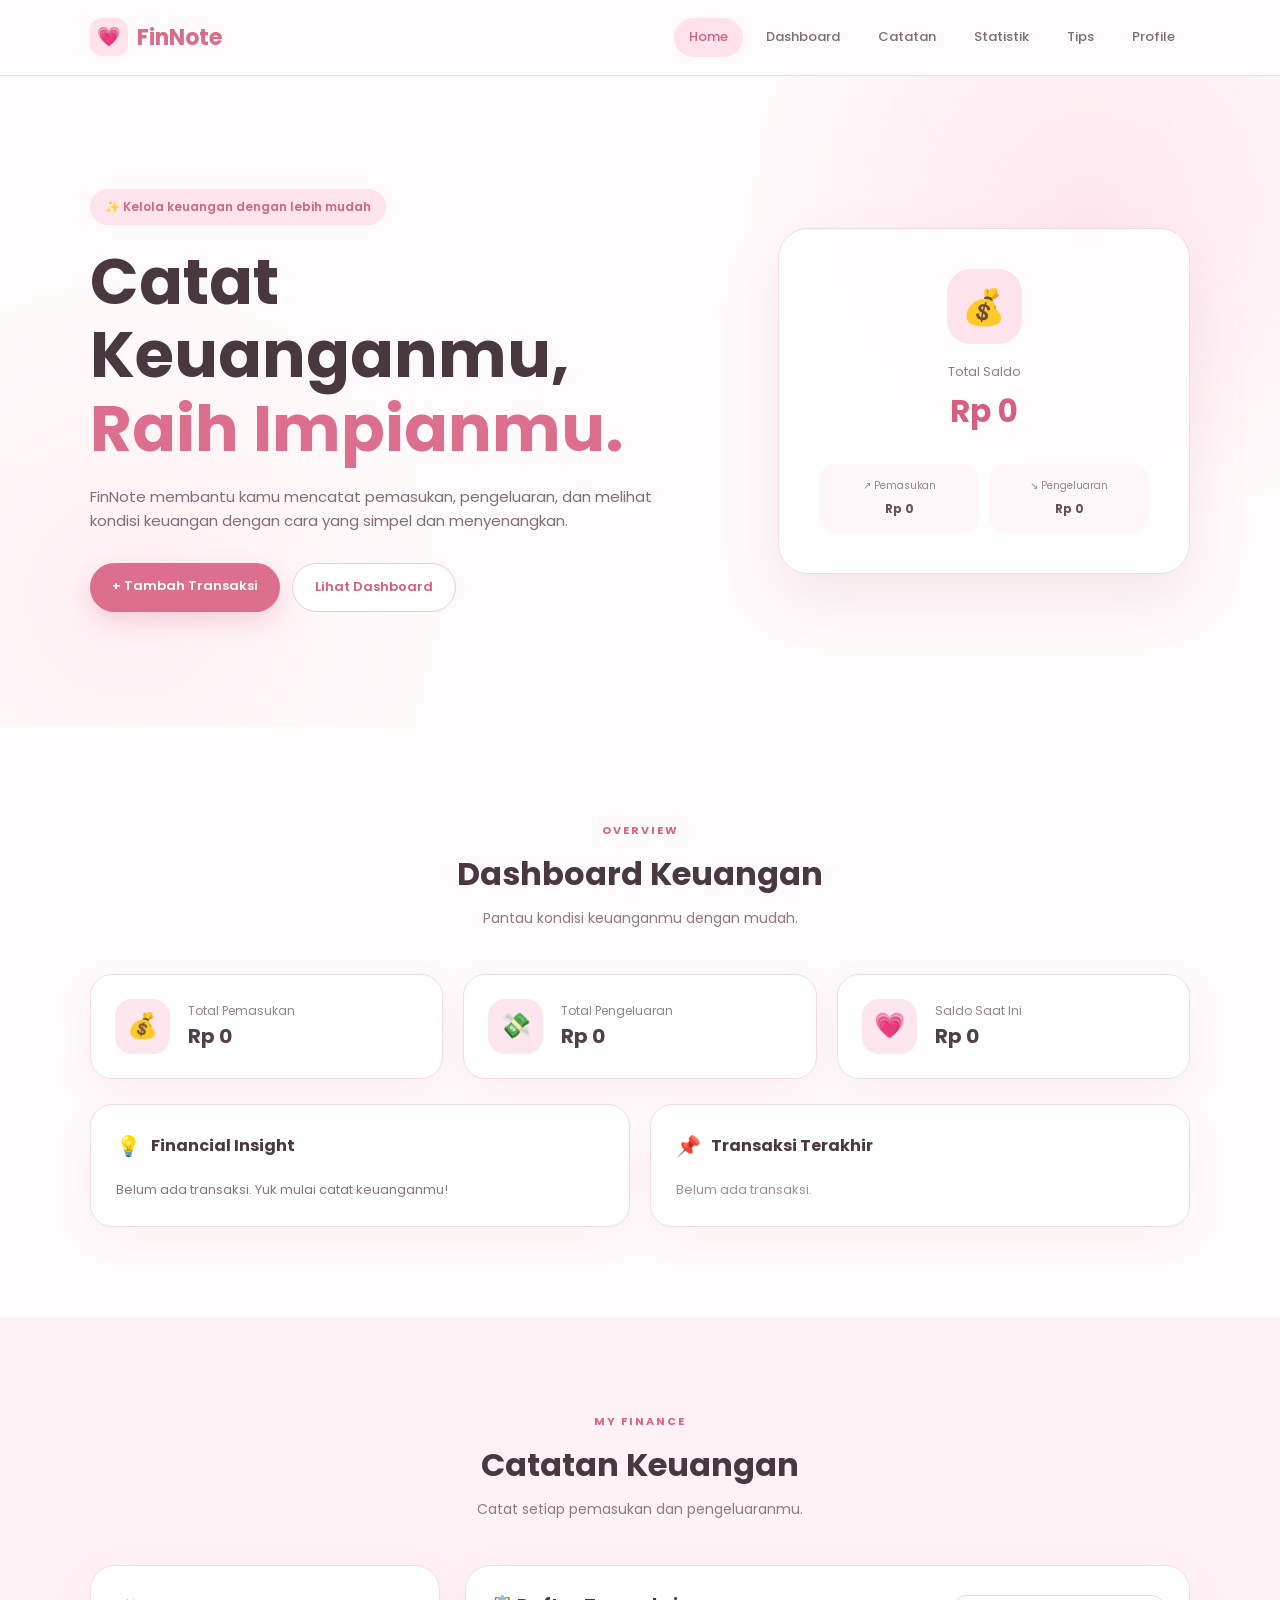
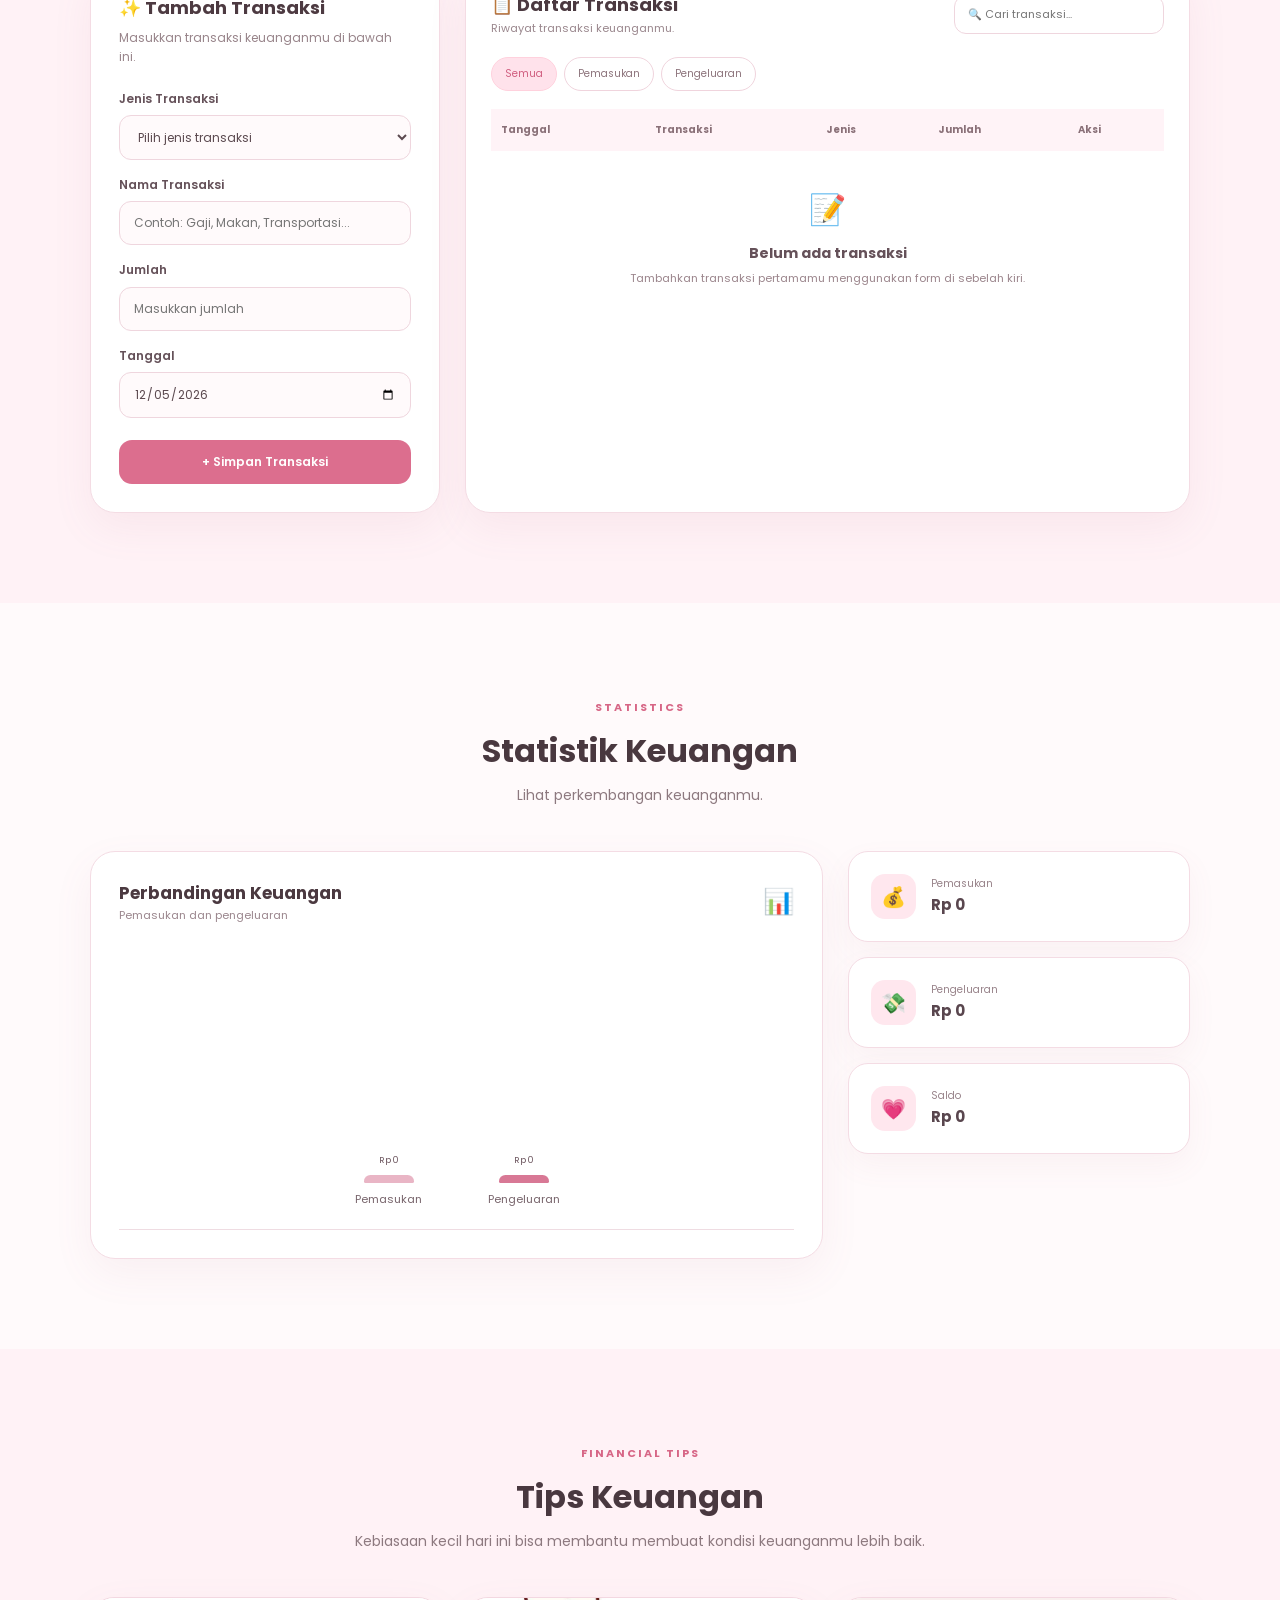
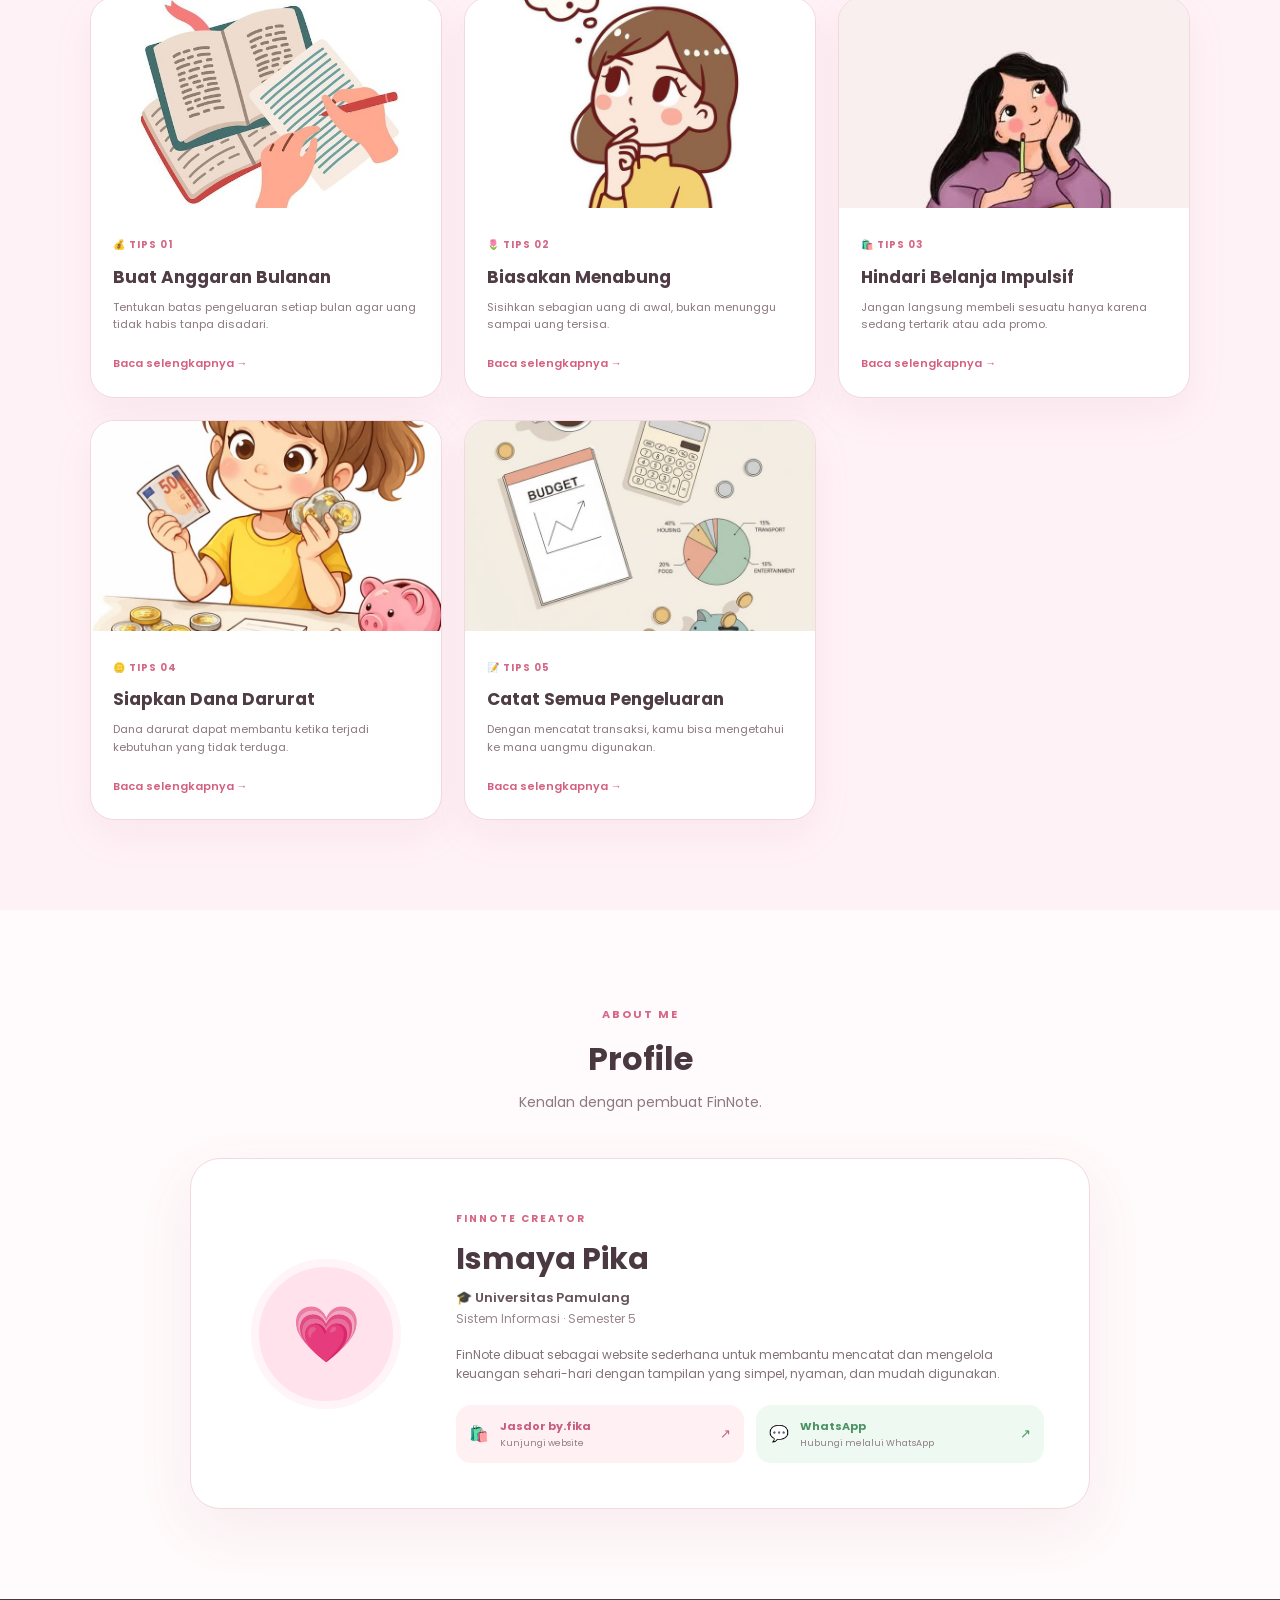
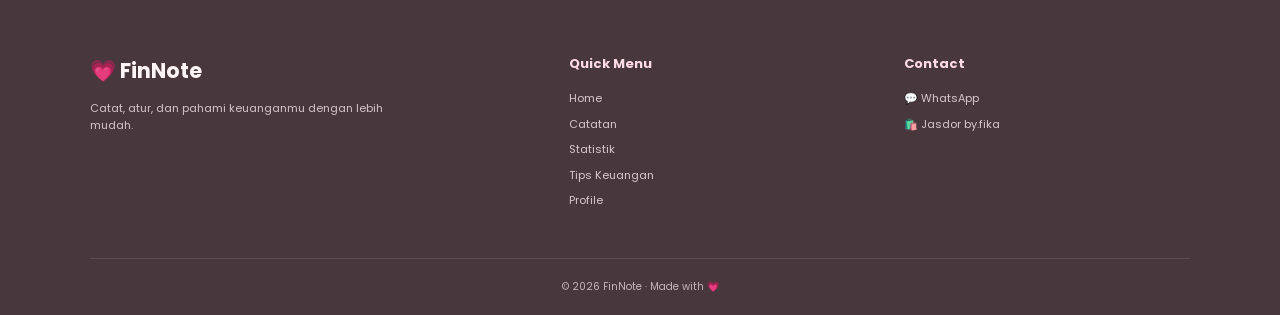
<file: index.html>
<!DOCTYPE html>
<html lang="id">

<head>
    <meta charset="UTF-8">
    <meta name="viewport" content="width=device-width, initial-scale=1.0">

    <title>FinNote Catatan Keuangan</title>

    <link rel="stylesheet" href="style.css">

    <link rel="preconnect" href="https://fonts.googleapis.com">
    <link rel="preconnect" href="https://fonts.gstatic.com" crossorigin>

    <link href="https://fonts.googleapis.com/css2?family=Poppins:wght@300;400;500;600;700&display=swap"
        rel="stylesheet">
</head>

<body>

    <!-- ================= NAVBAR ================= -->

    <header class="navbar">

        <div class="logo">
            <span class="logo-icon">💗</span>
            <span>FinNote</span>
        </div>

        <nav id="navMenu">

            <a href="#home" class="nav-link active">Home</a>
            <a href="#dashboard" class="nav-link">Dashboard</a>
            <a href="#catatan" class="nav-link">Catatan</a>
            <a href="#statistik" class="nav-link">Statistik</a>
            <a href="#tips" class="nav-link">Tips</a>
            <a href="#profile" class="nav-link">Profile</a>

        </nav>

        <button class="menu-btn" onclick="toggleMenu()">☰</button>

    </header>


    <!-- ================= HOME ================= -->

    <section id="home" class="hero">

        <div class="hero-content">

            <div class="hero-text">

                <span class="small-title">
                    ✨ Kelola keuangan dengan lebih mudah
                </span>

                <h1>
                    Catat Keuanganmu,<br>
                    <span>Raih Impianmu.</span>
                </h1>

                <p>
                    FinNote membantu kamu mencatat pemasukan,
                    pengeluaran, dan melihat kondisi keuangan
                    dengan cara yang simpel dan menyenangkan.
                </p>

                <div class="hero-buttons">

                    <a href="#catatan" class="btn-primary">
                        + Tambah Transaksi
                    </a>

                    <a href="#dashboard" class="btn-secondary">
                        Lihat Dashboard
                    </a>

                </div>

            </div>


            <div class="hero-card">

                <div class="wallet-icon">
                    💰
                </div>

                <p>Total Saldo</p>

                <h2 id="heroBalance">
                    Rp 0
                </h2>

                <div class="mini-info">

                    <div>
                        <span>↗ Pemasukan</span>
                        <strong id="heroIncome">Rp 0</strong>
                    </div>

                    <div>
                        <span>↘ Pengeluaran</span>
                        <strong id="heroExpense">Rp 0</strong>
                    </div>

                </div>

            </div>

        </div>

    </section>


    <!-- ================= DASHBOARD ================= -->

    <section id="dashboard" class="section">

        <div class="section-heading">

            <span>OVERVIEW</span>

            <h2>Dashboard Keuangan</h2>

            <p>
                Pantau kondisi keuanganmu dengan mudah.
            </p>

        </div>


        <div class="summary-grid">

            <div class="summary-card income-card">

                <div class="summary-icon">
                    💰
                </div>

                <div>
                    <p>Total Pemasukan</p>
                    <h3 id="totalIncome">Rp 0</h3>
                </div>

            </div>


            <div class="summary-card expense-card">

                <div class="summary-icon">
                    💸
                </div>

                <div>
                    <p>Total Pengeluaran</p>
                    <h3 id="totalExpense">Rp 0</h3>
                </div>

            </div>


            <div class="summary-card balance-card">

                <div class="summary-icon">
                    💗
                </div>

                <div>
                    <p>Saldo Saat Ini</p>
                    <h3 id="totalBalance">Rp 0</h3>
                </div>

            </div>

        </div>


        <div class="dashboard-bottom">

            <div class="info-card">

                <div class="card-title">
                    <div>
                        <span>💡</span>
                        <h3>Financial Insight</h3>
                    </div>
                </div>

                <p id="financialInsight">
                    Belum ada transaksi. Yuk mulai catat keuanganmu!
                </p>

            </div>


            <div class="info-card">

                <div class="card-title">
                    <div>
                        <span>📌</span>
                        <h3>Transaksi Terakhir</h3>
                    </div>
                </div>

                <div id="recentTransactions">

                    <p class="empty-text">
                        Belum ada transaksi.
                    </p>

                </div>

            </div>

        </div>

    </section>


    <!-- ================= CATATAN KEUANGAN ================= -->

    <section id="catatan" class="section pink-section">

        <div class="section-heading">

            <span>MY FINANCE</span>

            <h2>Catatan Keuangan</h2>

            <p>
                Catat setiap pemasukan dan pengeluaranmu.
            </p>

        </div>


        <div class="transaction-container">


            <!-- FORM TRANSAKSI -->

            <div class="form-card">

                <h3>✨ Tambah Transaksi</h3>

                <p class="form-description">
                    Masukkan transaksi keuanganmu di bawah ini.
                </p>


                <form id="transactionForm">

                    <label>
                        Jenis Transaksi
                    </label>

                    <select id="transactionType" required>

                        <option value="">
                            Pilih jenis transaksi
                        </option>

                        <option value="income">
                            Pemasukan
                        </option>

                        <option value="expense">
                            Pengeluaran
                        </option>

                    </select>


                    <label>
                        Nama Transaksi
                    </label>

                    <input
                        type="text"
                        id="transactionName"
                        placeholder="Contoh: Gaji, Makan, Transportasi..."
                        required
                    >


                    <label>
                        Jumlah
                    </label>

                    <input
                        type="number"
                        id="transactionAmount"
                        placeholder="Masukkan jumlah"
                        min="1"
                        required
                    >


                    <label>
                        Tanggal
                    </label>

                    <input
                        type="date"
                        id="transactionDate"
                        required
                    >


                    <button type="submit" class="submit-btn">
                        + Simpan Transaksi
                    </button>

                </form>

            </div>


            <!-- TABEL TRANSAKSI -->

            <div class="table-card">

                <div class="table-header">

                    <div>

                        <h3>📋 Daftar Transaksi</h3>

                        <p>
                            Riwayat transaksi keuanganmu.
                        </p>

                    </div>

                    <input
                        type="text"
                        id="searchTransaction"
                        placeholder="🔍 Cari transaksi..."
                    >

                </div>


                <div class="filter-buttons">

                    <button
                        class="filter-btn active"
                        data-filter="all">
                        Semua
                    </button>

                    <button
                        class="filter-btn"
                        data-filter="income">
                        Pemasukan
                    </button>

                    <button
                        class="filter-btn"
                        data-filter="expense">
                        Pengeluaran
                    </button>

                </div>


                <div class="table-wrapper">

                    <table>

                        <thead>

                            <tr>

                                <th>Tanggal</th>
                                <th>Transaksi</th>
                                <th>Jenis</th>
                                <th>Jumlah</th>
                                <th>Aksi</th>

                            </tr>

                        </thead>

                        <tbody id="transactionTable">
                        </tbody>

                    </table>

                </div>


                <div
                    id="emptyTransaction"
                    class="empty-table">

                    <div>📝</div>

                    <h3>Belum ada transaksi</h3>

                    <p>
                        Tambahkan transaksi pertamamu
                        menggunakan form di sebelah kiri.
                    </p>

                </div>

            </div>

        </div>

    </section>


    <!-- ================= STATISTIK ================= -->

    <section id="statistik" class="section">

        <div class="section-heading">

            <span>STATISTICS</span>

            <h2>Statistik Keuangan</h2>

            <p>
                Lihat perkembangan keuanganmu.
            </p>

        </div>


        <div class="statistics-grid">

            <div class="chart-card">

                <div class="chart-header">

                    <div>

                        <h3>Perbandingan Keuangan</h3>

                        <p>
                            Pemasukan dan pengeluaran
                        </p>

                    </div>

                    <span>📊</span>

                </div>

                <div
                    id="barChart"
                    class="bar-chart">
                </div>

            </div>


            <div class="statistics-info">

                <div class="stat-info-card">

                    <span>💰</span>

                    <div>

                        <p>Pemasukan</p>

                        <strong id="statIncome">
                            Rp 0
                        </strong>

                    </div>

                </div>


                <div class="stat-info-card">

                    <span>💸</span>

                    <div>

                        <p>Pengeluaran</p>

                        <strong id="statExpense">
                            Rp 0
                        </strong>

                    </div>

                </div>


                <div class="stat-info-card">

                    <span>💗</span>

                    <div>

                        <p>Saldo</p>

                        <strong id="statBalance">
                            Rp 0
                        </strong>

                    </div>

                </div>

            </div>

        </div>

    </section>


    <!-- ================= TIPS KEUANGAN ================= -->

    <section id="tips" class="section pink-section">

        <div class="section-heading">

            <span>FINANCIAL TIPS</span>

            <h2>Tips Keuangan</h2>

            <p>
                Kebiasaan kecil hari ini bisa membantu
                membuat kondisi keuanganmu lebih baik.
            </p>

        </div>


        <div class="tips-grid">


            <!-- TIPS 1 -->

            <article class="tip-card">

                <img
                    src="tips1.jpg"
                    alt="Tips membuat anggaran keuangan">

                <div class="tip-content">

                    <span>💰 TIPS 01</span>

                    <h3>
                        Buat Anggaran Bulanan
                    </h3>

                    <p>
                        Tentukan batas pengeluaran setiap bulan
                        agar uang tidak habis tanpa disadari.
                    </p>

                    <button
                        onclick="openTip(
                        'Buat Anggaran Bulanan',
                        'Mulailah dengan mencatat pemasukan dan kebutuhan utama setiap bulan. Setelah itu, tentukan batas pengeluaran untuk kebutuhan, keinginan, dan tabungan.'
                        )">

                        Baca selengkapnya →

                    </button>

                </div>

            </article>


            <!-- TIPS 2 -->

            <article class="tip-card">

                <img
                    src="tips2.jpg"
                    alt="Tips menabung">

                <div class="tip-content">

                    <span>🌷 TIPS 02</span>

                    <h3>
                        Biasakan Menabung
                    </h3>

                    <p>
                        Sisihkan sebagian uang di awal,
                        bukan menunggu sampai uang tersisa.
                    </p>

                    <button
                        onclick="openTip(
                        'Biasakan Menabung',
                        'Tidak harus langsung dalam jumlah besar. Mulailah dengan nominal kecil tetapi konsisten setiap kali menerima pemasukan.'
                        )">

                        Baca selengkapnya →

                    </button>

                </div>

            </article>


            <!-- TIPS 3 -->

            <article class="tip-card">

                <img
                    src="tips3.jpg"
                    alt="Tips menghindari pengeluaran impulsif">

                <div class="tip-content">

                    <span>🛍️ TIPS 03</span>

                    <h3>
                        Hindari Belanja Impulsif
                    </h3>

                    <p>
                        Jangan langsung membeli sesuatu hanya
                        karena sedang tertarik atau ada promo.
                    </p>

                    <button
                        onclick="openTip(
                        'Hindari Belanja Impulsif',
                        'Gunakan aturan sederhana seperti menunggu 24 jam sebelum membeli barang yang bukan kebutuhan. Cara ini dapat membantu mengurangi pembelian yang tidak direncanakan.'
                        )">

                        Baca selengkapnya →

                    </button>

                </div>

            </article>


            <!-- TIPS 4 -->

            <article class="tip-card">

                <img
                    src="tips4.jpg"
                    alt="Tips dana darurat">

                <div class="tip-content">

                    <span>🪙 TIPS 04</span>

                    <h3>
                        Siapkan Dana Darurat
                    </h3>

                    <p>
                        Dana darurat dapat membantu ketika
                        terjadi kebutuhan yang tidak terduga.
                    </p>

                    <button
                        onclick="openTip(
                        'Siapkan Dana Darurat',
                        'Sisihkan uang secara bertahap untuk dana darurat. Simpan dana tersebut di tempat yang mudah diakses tetapi tidak mudah digunakan untuk belanja sehari-hari.'
                        )">

                        Baca selengkapnya →

                    </button>

                </div>

            </article>


            <!-- TIPS 5 -->

            <article class="tip-card">

                <img
                    src="tips5.jpg"
                    alt="Tips mencatat keuangan">

                <div class="tip-content">

                    <span>📝 TIPS 05</span>

                    <h3>
                        Catat Semua Pengeluaran
                    </h3>

                    <p>
                        Dengan mencatat transaksi, kamu bisa
                        mengetahui ke mana uangmu digunakan.
                    </p>

                    <button
                        onclick="openTip(
                        'Catat Semua Pengeluaran',
                        'Biasakan mencatat pengeluaran sekecil apa pun. Dengan begitu kamu dapat melihat pola pengeluaran dan mengetahui bagian mana yang perlu dikurangi.'
                        )">

                        Baca selengkapnya →

                    </button>

                </div>

            </article>


        </div>

    </section>


    <!-- ================= PROFILE ================= -->

    <section id="profile" class="section profile-section">

        <div class="section-heading">

            <span>ABOUT ME</span>

            <h2>Profile</h2>

            <p>
                Kenalan dengan pembuat FinNote.
            </p>

        </div>


        <div class="profile-card">

            <div class="profile-avatar">
                💗
            </div>


            <div class="profile-info">

                <span class="profile-label">
                    FINNOTE CREATOR
                </span>

                <h2>
                    Ismaya Pika
                </h2>

                <p class="profile-campus">
                    🎓 Universitas Pamulang
                </p>

                <p class="profile-study">
                    Sistem Informasi · Semester 5
                </p>

                <p class="profile-description">
                    FinNote dibuat sebagai website sederhana
                    untuk membantu mencatat dan mengelola
                    keuangan sehari-hari dengan tampilan
                    yang simpel, nyaman, dan mudah digunakan.
                </p>


                <div class="profile-links">

                    <a
                        href="https://jasdor-byfika.vercel.app"
                        class="profile-link jasdor-link"
                        target="_blank"
                        rel="noopener noreferrer">

                        🛍️

                        <div>

                            <strong>
                                Jasdor by.fika
                            </strong>

                            <small>
                                Kunjungi website
                            </small>

                        </div>

                        <span>↗</span>

                    </a>


                    <a
                        href="https://wa.me/6289525331719"
                        class="profile-link whatsapp-link"
                        target="_blank"
                        rel="noopener noreferrer">

                        💬

                        <div>

                            <strong>
                                WhatsApp
                            </strong>

                            <small>
                                Hubungi melalui WhatsApp
                            </small>

                        </div>

                        <span>↗</span>

                    </a>

                </div>

            </div>

        </div>

    </section>


    <!-- ================= FOOTER ================= -->

    <footer>

        <div class="footer-content">

            <div>

                <h3>
                    💗 FinNote
                </h3>

                <p>
                    Catat, atur, dan pahami keuanganmu
                    dengan lebih mudah.
                </p>

            </div>


            <div>

                <h4>
                    Quick Menu
                </h4>

                <a href="#home">Home</a>
                <a href="#catatan">Catatan</a>
                <a href="#statistik">Statistik</a>
                <a href="#tips">Tips Keuangan</a>
                <a href="#profile">Profile</a>

            </div>


            <div>

                <h4>
                    Contact
                </h4>

                <a
                    href="https://wa.me/6289525331719"
                    target="_blank">

                    💬 WhatsApp

                </a>

                <a
                    href="https://jasdor-byfika.vercel.app"
                    target="_blank">

                    🛍️ Jasdor by.fika

                </a>

            </div>

        </div>


        <div class="footer-bottom">

            <p>
                © 2026 FinNote · Made with 💗
            </p>

        </div>

    </footer>


    <!-- ================= MODAL TIPS ================= -->

    <div
        id="tipModal"
        class="modal">

        <div class="modal-content">

            <button
                class="close-modal"
                onclick="closeTip()">

                ×

            </button>

            <div class="modal-icon">
                💗
            </div>

            <h2 id="modalTitle">
                Tips Keuangan
            </h2>

            <p id="modalText">
                Tips keuangan.
            </p>

            <button
                class="modal-btn"
                onclick="closeTip()">

                Mengerti ✨

            </button>

        </div>

    </div>


    <script src="script.js"></script>

</body>

</html>
</file>
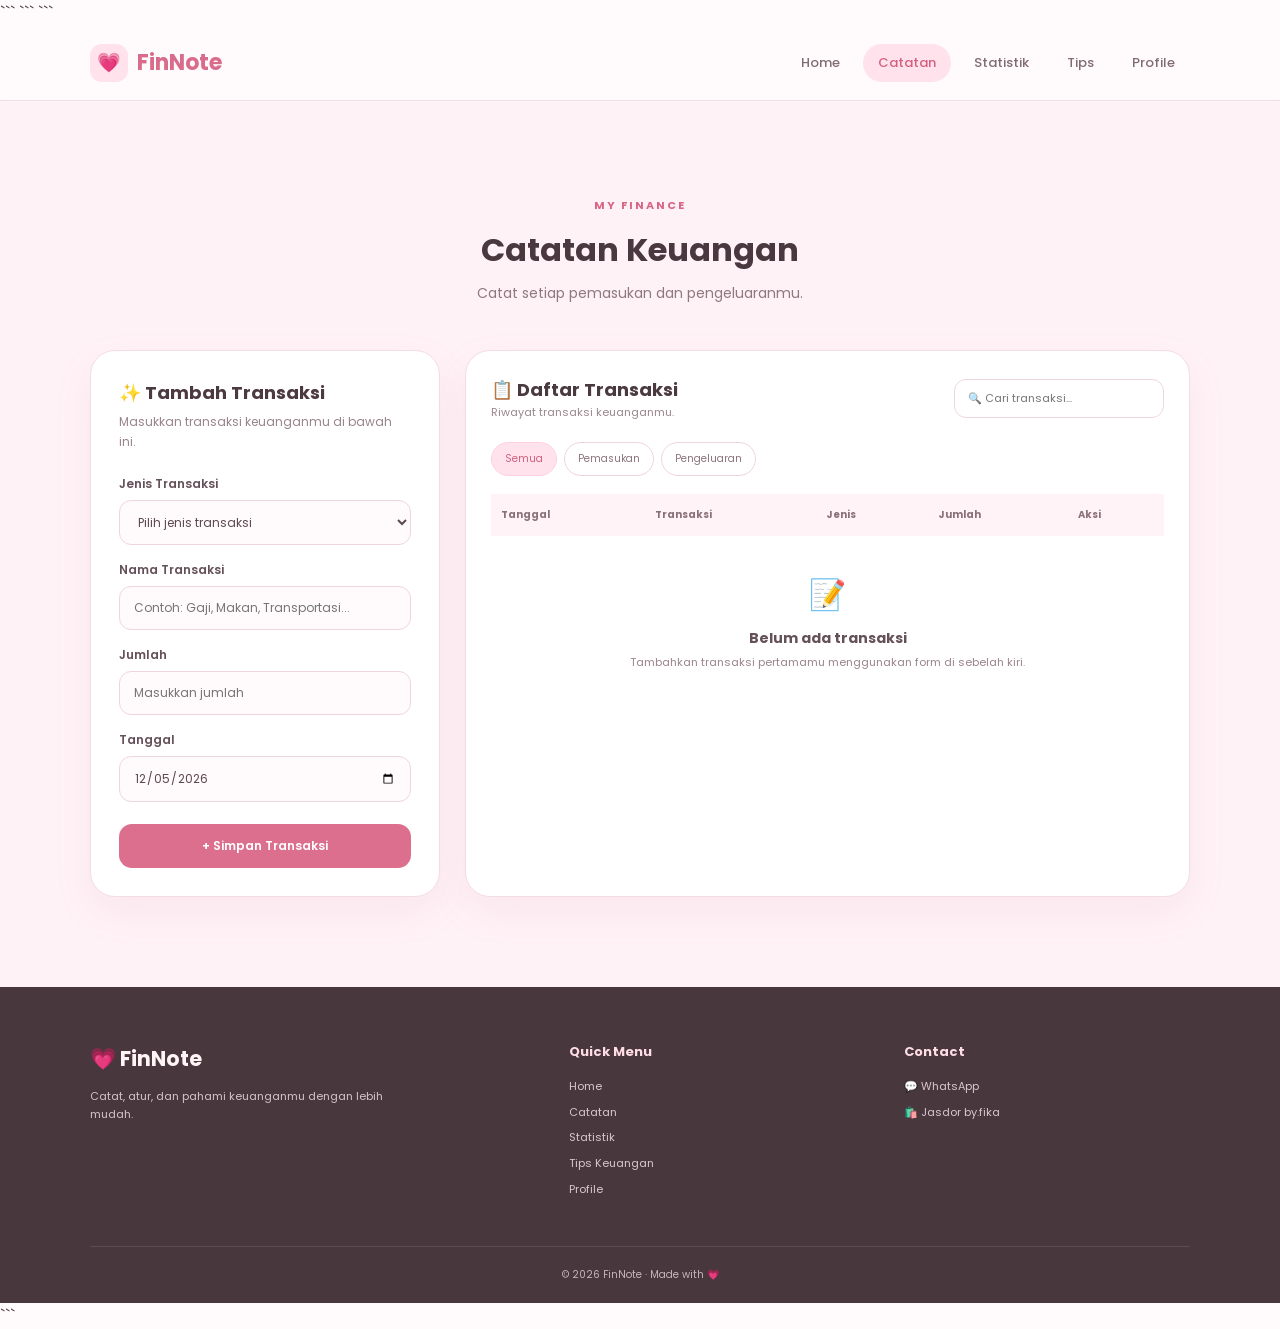
<file: catatan.html>
<!DOCTYPE html>

<html lang="id">

<head>
    <meta charset="UTF-8">
    <meta name="viewport" content="width=device-width, initial-scale=1.0">

```
<title>Catatan Keuangan - FinNote</title>

<link rel="stylesheet" href="style.css">

<link rel="preconnect" href="https://fonts.googleapis.com">
<link rel="preconnect" href="https://fonts.gstatic.com" crossorigin>

<link href="https://fonts.googleapis.com/css2?family=Poppins:wght@300;400;500;600;700&display=swap"
    rel="stylesheet">
```

</head>

<body>

```
<!-- ================= NAVBAR ================= -->

<header class="navbar">

    <div class="logo">
        <span class="logo-icon">💗</span>
        <span>FinNote</span>
    </div>

    <nav id="navMenu">

        <a href="index.html" class="nav-link">
            Home
        </a>

        <a href="catatan.html" class="nav-link active">
            Catatan
        </a>

        <a href="statistik.html" class="nav-link">
            Statistik
        </a>

        <a href="tips.html" class="nav-link">
            Tips
        </a>

        <a href="profile.html" class="nav-link">
            Profile
        </a>

    </nav>

    <button class="menu-btn" onclick="toggleMenu()">
        ☰
    </button>

</header>


<!-- ================= CATATAN KEUANGAN ================= -->

<section class="section pink-section">

    <div class="section-heading">

        <span>MY FINANCE</span>

        <h2>Catatan Keuangan</h2>

        <p>
            Catat setiap pemasukan dan pengeluaranmu.
        </p>

    </div>


    <div class="transaction-container">


        <!-- ================= FORM TRANSAKSI ================= -->

        <div class="form-card">

            <h3>✨ Tambah Transaksi</h3>

            <p class="form-description">
                Masukkan transaksi keuanganmu di bawah ini.
            </p>


            <form id="transactionForm">

                <label>
                    Jenis Transaksi
                </label>

                <select id="transactionType" required>

                    <option value="">
                        Pilih jenis transaksi
                    </option>

                    <option value="income">
                        Pemasukan
                    </option>

                    <option value="expense">
                        Pengeluaran
                    </option>

                </select>


                <label>
                    Nama Transaksi
                </label>

                <input
                    type="text"
                    id="transactionName"
                    placeholder="Contoh: Gaji, Makan, Transportasi..."
                    required
                >


                <label>
                    Jumlah
                </label>

                <input
                    type="number"
                    id="transactionAmount"
                    placeholder="Masukkan jumlah"
                    min="1"
                    required
                >


                <label>
                    Tanggal
                </label>

                <input
                    type="date"
                    id="transactionDate"
                    required
                >


                <button
                    type="submit"
                    class="submit-btn">

                    + Simpan Transaksi

                </button>

            </form>

        </div>


        <!-- ================= TABEL TRANSAKSI ================= -->

        <div class="table-card">

            <div class="table-header">

                <div>

                    <h3>
                        📋 Daftar Transaksi
                    </h3>

                    <p>
                        Riwayat transaksi keuanganmu.
                    </p>

                </div>


                <input
                    type="text"
                    id="searchTransaction"
                    placeholder="🔍 Cari transaksi..."
                >

            </div>


            <!-- FILTER -->

            <div class="filter-buttons">

                <button
                    class="filter-btn active"
                    data-filter="all">

                    Semua

                </button>


                <button
                    class="filter-btn"
                    data-filter="income">

                    Pemasukan

                </button>


                <button
                    class="filter-btn"
                    data-filter="expense">

                    Pengeluaran

                </button>

            </div>


            <!-- TABLE -->

            <div class="table-wrapper">

                <table>

                    <thead>

                        <tr>

                            <th>
                                Tanggal
                            </th>

                            <th>
                                Transaksi
                            </th>

                            <th>
                                Jenis
                            </th>

                            <th>
                                Jumlah
                            </th>

                            <th>
                                Aksi
                            </th>

                        </tr>

                    </thead>


                    <tbody id="transactionTable">
                    </tbody>

                </table>

            </div>


            <!-- EMPTY STATE -->

            <div
                id="emptyTransaction"
                class="empty-table">

                <div>
                    📝
                </div>

                <h3>
                    Belum ada transaksi
                </h3>

                <p>
                    Tambahkan transaksi pertamamu
                    menggunakan form di sebelah kiri.
                </p>

            </div>

        </div>

    </div>

</section>


<!-- ================= FOOTER ================= -->

<footer>

    <div class="footer-content">

        <div>

            <h3>
                💗 FinNote
            </h3>

            <p>
                Catat, atur, dan pahami keuanganmu
                dengan lebih mudah.
            </p>

        </div>


        <div>

            <h4>
                Quick Menu
            </h4>

            <a href="index.html">
                Home
            </a>

            <a href="catatan.html">
                Catatan
            </a>

            <a href="statistik.html">
                Statistik
            </a>

            <a href="tips.html">
                Tips Keuangan
            </a>

            <a href="profile.html">
                Profile
            </a>

        </div>


        <div>

            <h4>
                Contact
            </h4>

            <a
                href="https://wa.me/6289525331719"
                target="_blank">

                💬 WhatsApp

            </a>

            <a
                href="https://jasdor-byfika.vercel.app"
                target="_blank">

                🛍️ Jasdor by.fika

            </a>

        </div>

    </div>


    <div class="footer-bottom">

        <p>
            © 2026 FinNote · Made with 💗
        </p>

    </div>

</footer>


<!-- ================= JAVASCRIPT ================= -->

<script src="script.js"></script>
```

</body>

</html>
</file>
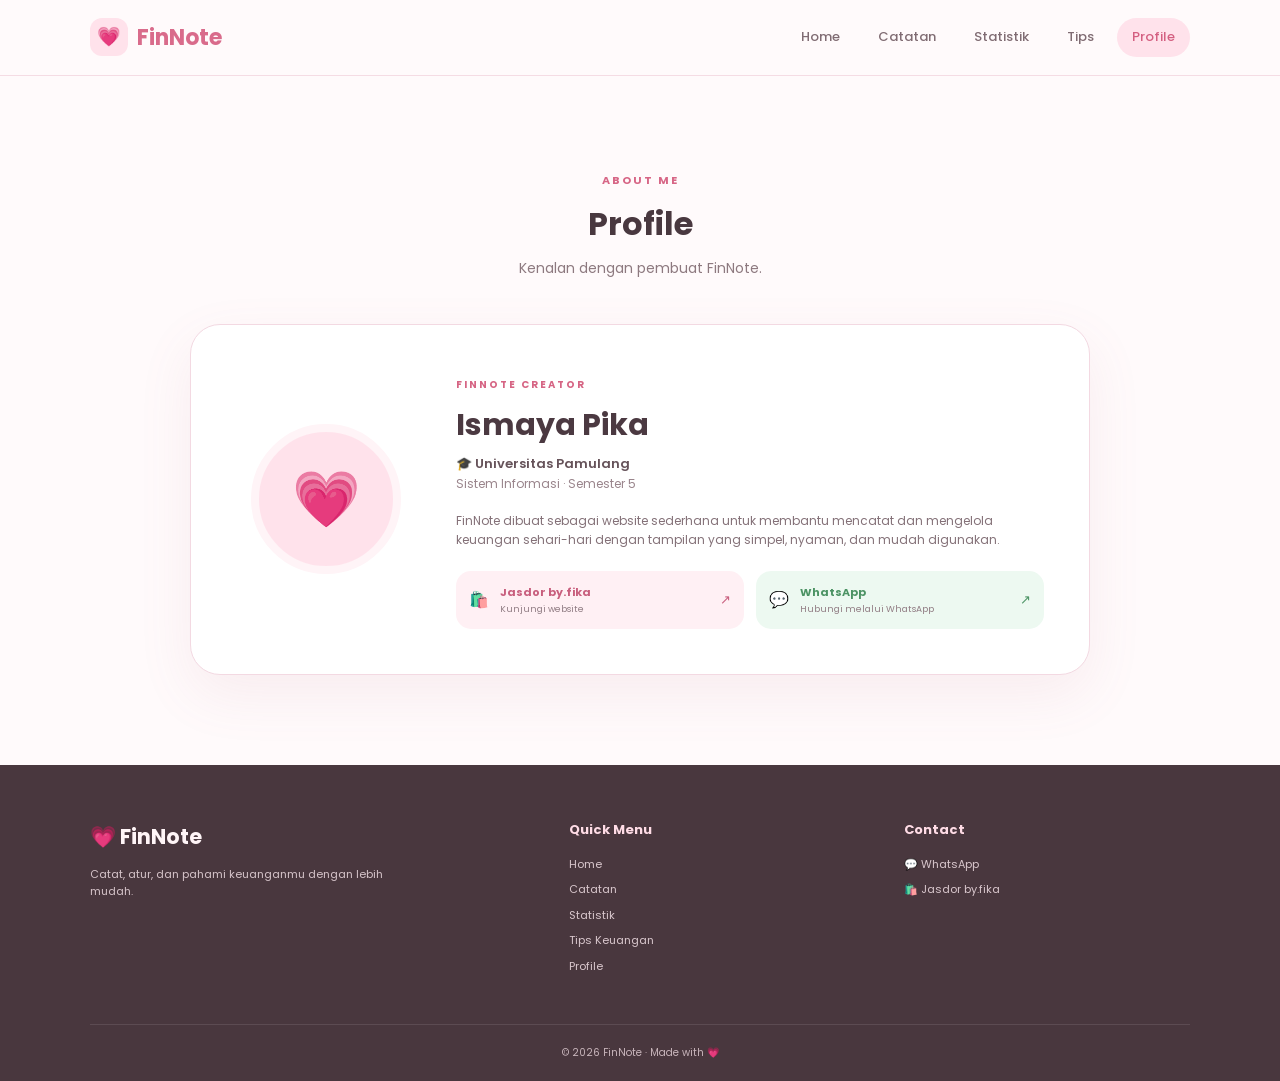
<file: profile.html>
<!DOCTYPE html>

<html lang="id">

<head> <meta charset="UTF-8"> <meta name="viewport" content="width=device-width, initial-scale=1.0">

<title>Profile - FinNote</title>

<link rel="stylesheet" href="style.css">

<link rel="preconnect" href="https://fonts.googleapis.com">
<link rel="preconnect" href="https://fonts.gstatic.com" crossorigin>

<link href="https://fonts.googleapis.com/css2?family=Poppins:wght@300;400;500;600;700&display=swap"
    rel="stylesheet">

</head>

<body>

<!-- ================= NAVBAR ================= -->

<header class="navbar">

    <div class="logo">
        <span class="logo-icon">💗</span>
        <span>FinNote</span>
    </div>

    <nav id="navMenu">

        <a href="index.html" class="nav-link">
            Home
        </a>

        <a href="catatan.html" class="nav-link">
            Catatan
        </a>

        <a href="statistik.html" class="nav-link">
            Statistik
        </a>

        <a href="tips.html" class="nav-link">
            Tips
        </a>

        <a href="profile.html" class="nav-link active">
            Profile
        </a>

    </nav>

    <button
        class="menu-btn"
        onclick="toggleMenu()">

        ☰

    </button>

</header>


<!-- ================= PROFILE ================= -->

<section class="section profile-section">

    <div class="section-heading">

        <span>
            ABOUT ME
        </span>

        <h2>
            Profile
        </h2>

        <p>
            Kenalan dengan pembuat FinNote.
        </p>

    </div>


    <div class="profile-card">


        <!-- AVATAR -->

        <div class="profile-avatar">
            💗
        </div>


        <!-- PROFILE INFORMATION -->

        <div class="profile-info">

            <span class="profile-label">
                FINNOTE CREATOR
            </span>


            <h2>
                Ismaya Pika
            </h2>


            <p class="profile-campus">
                🎓 Universitas Pamulang
            </p>


            <p class="profile-study">
                Sistem Informasi · Semester 5
            </p>


            <p class="profile-description">

                FinNote dibuat sebagai website sederhana
                untuk membantu mencatat dan mengelola
                keuangan sehari-hari dengan tampilan
                yang simpel, nyaman, dan mudah digunakan.

            </p>


            <!-- PROFILE LINKS -->

            <div class="profile-links">


                <a
                    href="https://jasdor-byfika.vercel.app"
                    class="profile-link jasdor-link"
                    target="_blank"
                    rel="noopener noreferrer">

                    🛍️

                    <div>

                        <strong>
                            Jasdor by.fika
                        </strong>

                        <small>
                            Kunjungi website
                        </small>

                    </div>

                    <span>
                        ↗
                    </span>

                </a>


                <a
                    href="https://wa.me/6289525331719"
                    class="profile-link whatsapp-link"
                    target="_blank"
                    rel="noopener noreferrer">

                    💬

                    <div>

                        <strong>
                            WhatsApp
                        </strong>

                        <small>
                            Hubungi melalui WhatsApp
                        </small>

                    </div>

                    <span>
                        ↗
                    </span>

                </a>


            </div>

        </div>

    </div>

</section>


<!-- ================= FOOTER ================= -->

<footer>

    <div class="footer-content">


        <div>

            <h3>
                💗 FinNote
            </h3>

            <p>
                Catat, atur, dan pahami keuanganmu
                dengan lebih mudah.
            </p>

        </div>


        <div>

            <h4>
                Quick Menu
            </h4>

            <a href="index.html">
                Home
            </a>

            <a href="catatan.html">
                Catatan
            </a>

            <a href="statistik.html">
                Statistik
            </a>

            <a href="tips.html">
                Tips Keuangan
            </a>

            <a href="profile.html">
                Profile
            </a>

        </div>


        <div>

            <h4>
                Contact
            </h4>

            <a
                href="https://wa.me/6289525331719"
                target="_blank">

                💬 WhatsApp

            </a>

            <a
                href="https://jasdor-byfika.vercel.app"
                target="_blank">

                🛍️ Jasdor by.fika

            </a>

        </div>

    </div>


    <div class="footer-bottom">

        <p>
            © 2026 FinNote · Made with 💗
        </p>

    </div>

</footer>


<!-- ================= JAVASCRIPT ================= -->

<script src="script.js"></script>

</body>

</html>
</file>
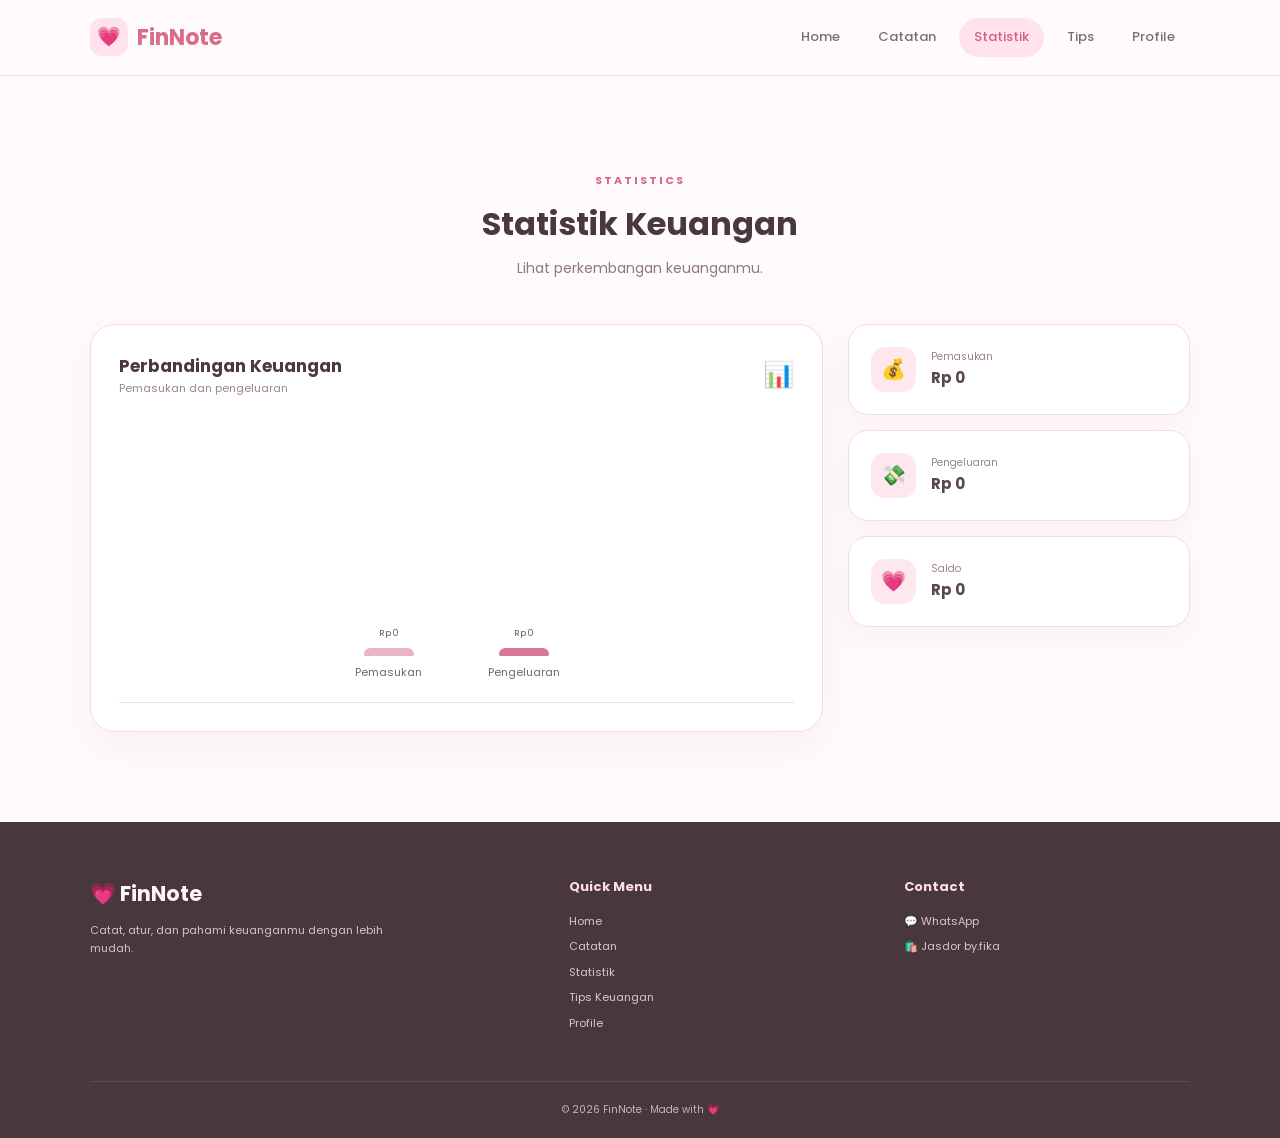
<file: statistik.html>
<!DOCTYPE html>

<html lang="id">

<head>
    <meta charset="UTF-8">
    <meta name="viewport" content="width=device-width, initial-scale=1.0">

<title>Statistik Keuangan - FinNote</title>

<link rel="stylesheet" href="style.css">

<link rel="preconnect" href="https://fonts.googleapis.com">
<link rel="preconnect" href="https://fonts.gstatic.com" crossorigin>

<link href="https://fonts.googleapis.com/css2?family=Poppins:wght@300;400;500;600;700&display=swap"
    rel="stylesheet">

</head>

<body>

<!-- ================= NAVBAR ================= -->

<header class="navbar">

    <div class="logo">
        <span class="logo-icon">💗</span>
        <span>FinNote</span>
    </div>

    <nav id="navMenu">

        <a href="index.html" class="nav-link">
            Home
        </a>

        <a href="catatan.html" class="nav-link">
            Catatan
        </a>

        <a href="statistik.html" class="nav-link active">
            Statistik
        </a>

        <a href="tips.html" class="nav-link">
            Tips
        </a>

        <a href="profile.html" class="nav-link">
            Profile
        </a>

    </nav>

    <button
        class="menu-btn"
        onclick="toggleMenu()">

        ☰

    </button>

</header>


<!-- ================= STATISTIK ================= -->

<section class="section">

    <div class="section-heading">

        <span>
            STATISTICS
        </span>

        <h2>
            Statistik Keuangan
        </h2>

        <p>
            Lihat perkembangan keuanganmu.
        </p>

    </div>


    <div class="statistics-grid">


        <!-- ================= GRAFIK ================= -->

        <div class="chart-card">

            <div class="chart-header">

                <div>

                    <h3>
                        Perbandingan Keuangan
                    </h3>

                    <p>
                        Pemasukan dan pengeluaran
                    </p>

                </div>

                <span>
                    📊
                </span>

            </div>


            <div
                id="barChart"
                class="bar-chart">

            </div>

        </div>


        <!-- ================= INFORMASI ================= -->

        <div class="statistics-info">


            <div class="stat-info-card">

                <span>
                    💰
                </span>

                <div>

                    <p>
                        Pemasukan
                    </p>

                    <strong id="statIncome">
                        Rp 0
                    </strong>

                </div>

            </div>


            <div class="stat-info-card">

                <span>
                    💸
                </span>

                <div>

                    <p>
                        Pengeluaran
                    </p>

                    <strong id="statExpense">
                        Rp 0
                    </strong>

                </div>

            </div>


            <div class="stat-info-card">

                <span>
                    💗
                </span>

                <div>

                    <p>
                        Saldo
                    </p>

                    <strong id="statBalance">
                        Rp 0
                    </strong>

                </div>

            </div>


        </div>

    </div>

</section>


<!-- ================= FOOTER ================= -->

<footer>

    <div class="footer-content">


        <div>

            <h3>
                💗 FinNote
            </h3>

            <p>
                Catat, atur, dan pahami keuanganmu
                dengan lebih mudah.
            </p>

        </div>


        <div>

            <h4>
                Quick Menu
            </h4>

            <a href="index.html">
                Home
            </a>

            <a href="catatan.html">
                Catatan
            </a>

            <a href="statistik.html">
                Statistik
            </a>

            <a href="tips.html">
                Tips Keuangan
            </a>

            <a href="profile.html">
                Profile
            </a>

        </div>


        <div>

            <h4>
                Contact
            </h4>

            <a
                href="https://wa.me/6289525331719"
                target="_blank">

                💬 WhatsApp

            </a>

            <a
                href="https://jasdor-byfika.vercel.app"
                target="_blank">

                🛍️ Jasdor by.fika

            </a>

        </div>


    </div>


    <div class="footer-bottom">

        <p>
            © 2026 FinNote · Made with 💗
        </p>

    </div>

</footer>


<!-- ================= JAVASCRIPT ================= -->

<script src="script.js"></script>

</body>

</html>
</file>
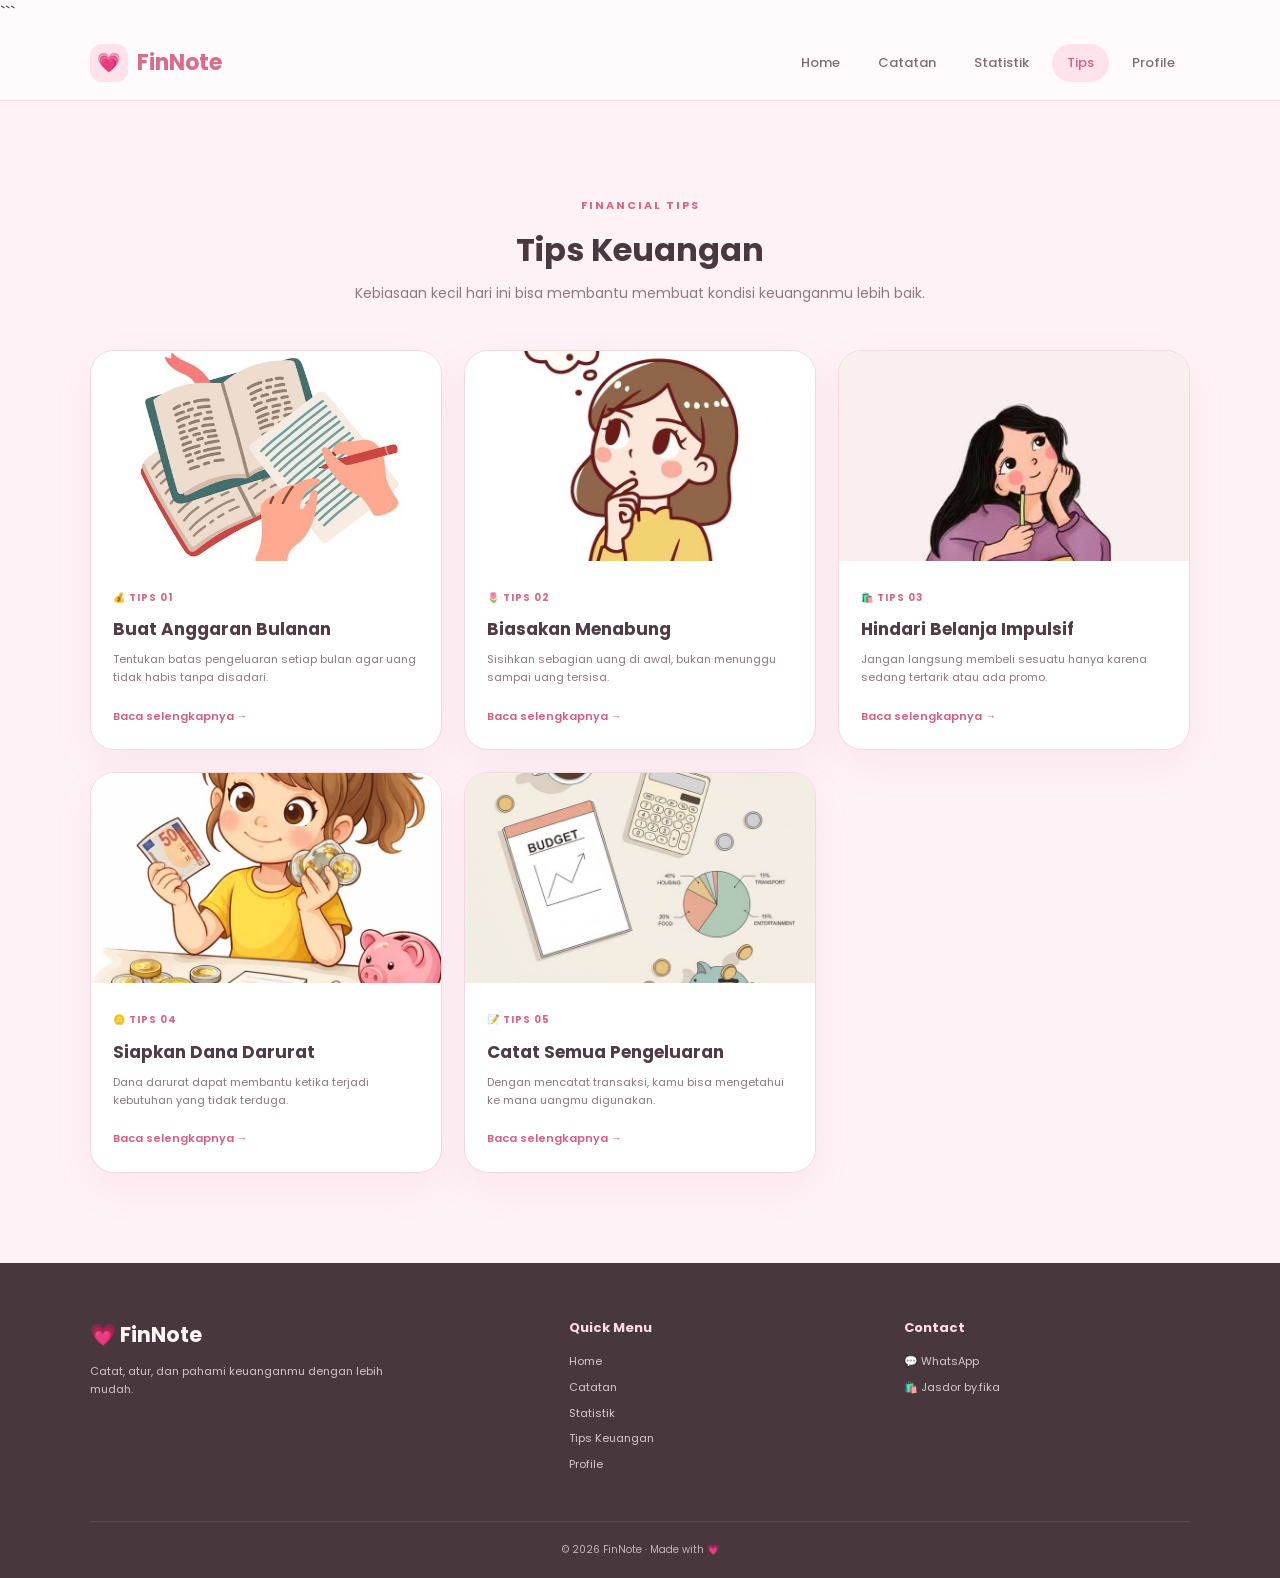
<file: tips.html>
<!DOCTYPE html>

<html lang="id">

<head>
    <meta charset="UTF-8">
    <meta name="viewport" content="width=device-width, initial-scale=1.0">

```
<title>Tips Keuangan - FinNote</title>

<link rel="stylesheet" href="style.css">

<link rel="preconnect" href="https://fonts.googleapis.com">
<link rel="preconnect" href="https://fonts.gstatic.com" crossorigin>

<link href="https://fonts.googleapis.com/css2?family=Poppins:wght@300;400;500;600;700&display=swap"
    rel="stylesheet">

</head>

<body>
<!-- ================= NAVBAR ================= -->

<header class="navbar">

    <div class="logo">
        <span class="logo-icon">💗</span>
        <span>FinNote</span>
    </div>

    <nav id="navMenu">

        <a href="index.html" class="nav-link">
            Home
        </a>

        <a href="catatan.html" class="nav-link">
            Catatan
        </a>

        <a href="statistik.html" class="nav-link">
            Statistik
        </a>

        <a href="tips.html" class="nav-link active">
            Tips
        </a>

        <a href="profile.html" class="nav-link">
            Profile
        </a>

    </nav>

    <button
        class="menu-btn"
        onclick="toggleMenu()">

        ☰

    </button>

</header>


<!-- ================= TIPS KEUANGAN ================= -->

<section class="section pink-section">

    <div class="section-heading">

        <span>
            FINANCIAL TIPS
        </span>

        <h2>
            Tips Keuangan
        </h2>

        <p>
            Kebiasaan kecil hari ini bisa membantu
            membuat kondisi keuanganmu lebih baik.
        </p>

    </div>


    <div class="tips-grid">


        <!-- ================= TIPS 1 ================= -->

        <article class="tip-card">

            <img
                src="tips1.jpg"
                alt="Tips membuat anggaran keuangan">

            <div class="tip-content">

                <span>
                    💰 TIPS 01
                </span>

                <h3>
                    Buat Anggaran Bulanan
                </h3>

                <p>
                    Tentukan batas pengeluaran setiap bulan
                    agar uang tidak habis tanpa disadari.
                </p>

                <button
                    onclick="openTip(
                        'Buat Anggaran Bulanan',
                        'Mulailah dengan mencatat pemasukan dan kebutuhan utama setiap bulan. Setelah itu, tentukan batas pengeluaran untuk kebutuhan, keinginan, dan tabungan.'
                    )">

                    Baca selengkapnya →

                </button>

            </div>

        </article>


        <!-- ================= TIPS 2 ================= -->

        <article class="tip-card">

            <img
                src="tips2.jpg"
                alt="Tips menabung">

            <div class="tip-content">

                <span>
                    🌷 TIPS 02
                </span>

                <h3>
                    Biasakan Menabung
                </h3>

                <p>
                    Sisihkan sebagian uang di awal,
                    bukan menunggu sampai uang tersisa.
                </p>

                <button
                    onclick="openTip(
                        'Biasakan Menabung',
                        'Tidak harus langsung dalam jumlah besar. Mulailah dengan nominal kecil tetapi konsisten setiap kali menerima pemasukan.'
                    )">

                    Baca selengkapnya →

                </button>

            </div>

        </article>


        <!-- ================= TIPS 3 ================= -->

        <article class="tip-card">

            <img
                src="tips3.jpg"
                alt="Tips menghindari pengeluaran impulsif">

            <div class="tip-content">

                <span>
                    🛍️ TIPS 03
                </span>

                <h3>
                    Hindari Belanja Impulsif
                </h3>

                <p>
                    Jangan langsung membeli sesuatu hanya
                    karena sedang tertarik atau ada promo.
                </p>

                <button
                    onclick="openTip(
                        'Hindari Belanja Impulsif',
                        'Gunakan aturan sederhana seperti menunggu 24 jam sebelum membeli barang yang bukan kebutuhan. Cara ini dapat membantu mengurangi pembelian yang tidak direncanakan.'
                    )">

                    Baca selengkapnya →

                </button>

            </div>

        </article>


        <!-- ================= TIPS 4 ================= -->

        <article class="tip-card">

            <img
                src="tips4.jpg"
                alt="Tips dana darurat">

            <div class="tip-content">

                <span>
                    🪙 TIPS 04
                </span>

                <h3>
                    Siapkan Dana Darurat
                </h3>

                <p>
                    Dana darurat dapat membantu ketika
                    terjadi kebutuhan yang tidak terduga.
                </p>

                <button
                    onclick="openTip(
                        'Siapkan Dana Darurat',
                        'Sisihkan uang secara bertahap untuk dana darurat. Simpan dana tersebut di tempat yang mudah diakses tetapi tidak mudah digunakan untuk belanja sehari-hari.'
                    )">

                    Baca selengkapnya →

                </button>

            </div>

        </article>


        <!-- ================= TIPS 5 ================= -->

        <article class="tip-card">

            <img
                src="tips5.jpg"
                alt="Tips mencatat keuangan">

            <div class="tip-content">

                <span>
                    📝 TIPS 05
                </span>

                <h3>
                    Catat Semua Pengeluaran
                </h3>

                <p>
                    Dengan mencatat transaksi, kamu bisa
                    mengetahui ke mana uangmu digunakan.
                </p>

                <button
                    onclick="openTip(
                        'Catat Semua Pengeluaran',
                        'Biasakan mencatat pengeluaran sekecil apa pun. Dengan begitu kamu dapat melihat pola pengeluaran dan mengetahui bagian mana yang perlu dikurangi.'
                    )">

                    Baca selengkapnya →

                </button>

            </div>

        </article>


    </div>

</section>


<!-- ================= FOOTER ================= -->

<footer>

    <div class="footer-content">


        <div>

            <h3>
                💗 FinNote
            </h3>

            <p>
                Catat, atur, dan pahami keuanganmu
                dengan lebih mudah.
            </p>

        </div>


        <div>

            <h4>
                Quick Menu
            </h4>

            <a href="index.html">
                Home
            </a>

            <a href="catatan.html">
                Catatan
            </a>

            <a href="statistik.html">
                Statistik
            </a>

            <a href="tips.html">
                Tips Keuangan
            </a>

            <a href="profile.html">
                Profile
            </a>

        </div>


        <div>

            <h4>
                Contact
            </h4>

            <a
                href="https://wa.me/6289525331719"
                target="_blank">

                💬 WhatsApp

            </a>

            <a
                href="https://jasdor-byfika.vercel.app"
                target="_blank">

                🛍️ Jasdor by.fika

            </a>

        </div>


    </div>


    <div class="footer-bottom">

        <p>
            © 2026 FinNote · Made with 💗
        </p>

    </div>

</footer>


<!-- ================= MODAL TIPS ================= -->

<div
    id="tipModal"
    class="modal">

    <div class="modal-content">

        <button
            class="close-modal"
            onclick="closeTip()">

            ×

        </button>


        <div class="modal-icon">
            💗
        </div>


        <h2 id="modalTitle">
            Tips Keuangan
        </h2>


        <p id="modalText">
            Tips keuangan.
        </p>


        <button
            class="modal-btn"
            onclick="closeTip()">

            Mengerti ✨

        </button>

    </div>

</div>


<!-- ================= JAVASCRIPT ================= -->

<script src="script.js"></script>


</body>

</html>
</file>
<file: style.css>
/* =========================
   RESET
========================= */

* {
    margin: 0;
    padding: 0;
    box-sizing: border-box;
}

html {
    scroll-behavior: smooth;
}

body {
    font-family: "Poppins", sans-serif;
    background: #fffafb;
    color: #4b3940;
    line-height: 1.6;
}

a {
    text-decoration: none;
    color: inherit;
}

button,
input,
select {
    font-family: inherit;
}


/* =========================
   NAVBAR
========================= */

.navbar {
    position: sticky;
    top: 0;
    z-index: 1000;

    display: flex;
    align-items: center;
    justify-content: space-between;

    padding: 18px 7%;

    background: rgba(255, 250, 251, 0.95);

    border-bottom: 1px solid #f5dce4;

    backdrop-filter: blur(12px);
}

.logo {
    display: flex;
    align-items: center;
    gap: 9px;

    font-size: 22px;
    font-weight: 700;

    color: #d96b8b;
}

.logo-icon {
    display: flex;
    align-items: center;
    justify-content: center;

    width: 38px;
    height: 38px;

    background: #ffe2eb;

    border-radius: 12px;

    font-size: 19px;
}

.navbar nav {
    display: flex;
    align-items: center;
    gap: 8px;
}

.nav-link {
    padding: 9px 15px;

    font-size: 13px;
    font-weight: 500;

    color: #806c73;

    border-radius: 20px;

    transition: 0.3s;
}

.nav-link:hover,
.nav-link.active {
    background: #ffe2eb;
    color: #d45f81;
}

.menu-btn {
    display: none;

    border: none;
    background: transparent;

    font-size: 24px;
    color: #d45f81;

    cursor: pointer;
}


/* =========================
   HERO
========================= */

.hero {
    min-height: 650px;

    display: flex;
    align-items: center;

    padding: 80px 7%;

    background:
        radial-gradient(circle at 85% 20%, #ffe7ef 0, transparent 28%),
        radial-gradient(circle at 10% 80%, #fff0f4 0, transparent 25%),
        #fffafb;
}

.hero-content {
    width: 100%;
    max-width: 1150px;

    margin: auto;

    display: grid;
    grid-template-columns: 1.2fr 0.8fr;

    align-items: center;

    gap: 70px;
}

.small-title {
    display: inline-block;

    padding: 8px 15px;

    margin-bottom: 20px;

    border-radius: 30px;

    background: #ffe4ed;

    color: #cf6683;

    font-size: 12px;
    font-weight: 600;
}

.hero h1 {
    font-size: clamp(38px, 5vw, 65px);

    line-height: 1.15;

    color: #49383f;

    margin-bottom: 20px;
}

.hero h1 span {
    color: #dc6e8e;
}

.hero-text > p {
    max-width: 590px;

    color: #816d74;

    font-size: 15px;

    margin-bottom: 30px;
}

.hero-buttons {
    display: flex;
    gap: 12px;

    flex-wrap: wrap;
}

.btn-primary,
.btn-secondary {
    padding: 13px 22px;

    border-radius: 30px;

    font-size: 13px;
    font-weight: 600;

    transition: 0.3s;
}

.btn-primary {
    background: #dc6e8e;
    color: white;

    box-shadow: 0 10px 25px rgba(220, 110, 142, 0.25);
}

.btn-primary:hover {
    transform: translateY(-3px);
    background: #ca5c7d;
}

.btn-secondary {
    background: white;
    color: #d45f81;

    border: 1px solid #f2c9d5;
}

.btn-secondary:hover {
    transform: translateY(-3px);
    background: #fff1f5;
}


/* HERO CARD */

.hero-card {
    position: relative;

    padding: 40px;

    background: rgba(255, 255, 255, 0.85);

    border: 1px solid #f6d9e2;

    border-radius: 30px;

    box-shadow: 0 25px 60px rgba(170, 94, 116, 0.12);

    text-align: center;

    transition: 0.4s;
}

.hero-card:hover {
    transform: translateY(-7px);
}

.wallet-icon {
    display: flex;
    align-items: center;
    justify-content: center;

    width: 75px;
    height: 75px;

    margin: auto auto 18px;

    border-radius: 24px;

    background: #ffe3ec;

    font-size: 35px;
}

.hero-card p {
    color: #927d84;

    font-size: 13px;
}

.hero-card h2 {
    color: #d65f81;

    font-size: 31px;

    margin: 4px 0 28px;
}

.mini-info {
    display: grid;
    grid-template-columns: 1fr 1fr;

    gap: 10px;
}

.mini-info div {
    padding: 14px;

    background: #fff7f9;

    border-radius: 15px;
}

.mini-info span,
.mini-info strong {
    display: block;
}

.mini-info span {
    color: #99858b;

    font-size: 10px;

    margin-bottom: 5px;
}

.mini-info strong {
    color: #655159;

    font-size: 12px;
}


/* =========================
   SECTION
========================= */

.section {
    padding: 90px 7%;
}

.pink-section {
    background: #fff2f6;
}

.section-heading {
    max-width: 720px;

    margin: 0 auto 45px;

    text-align: center;
}

.section-heading > span {
    color: #d76686;

    font-size: 11px;
    font-weight: 700;

    letter-spacing: 2px;
}

.section-heading h2 {
    color: #49383f;

    font-size: 32px;

    margin: 7px 0;
}

.section-heading p {
    color: #8d797f;

    font-size: 14px;
}


/* =========================
   SUMMARY
========================= */

.summary-grid {
    max-width: 1150px;

    margin: auto;

    display: grid;
    grid-template-columns: repeat(3, 1fr);

    gap: 20px;
}

.summary-card {
    display: flex;
    align-items: center;

    gap: 18px;

    padding: 24px;

    background: white;

    border: 1px solid #f4dce4;

    border-radius: 22px;

    box-shadow: 0 12px 35px rgba(173, 102, 123, 0.07);

    transition: 0.3s;
}

.summary-card:hover {
    transform: translateY(-5px);
}

.summary-icon {
    display: flex;
    align-items: center;
    justify-content: center;

    width: 55px;
    height: 55px;

    flex-shrink: 0;

    border-radius: 17px;

    background: #ffe6ee;

    font-size: 25px;
}

.summary-card p {
    color: #958187;

    font-size: 12px;
}

.summary-card h3 {
    color: #514047;

    font-size: 20px;
}

.dashboard-bottom {
    max-width: 1150px;

    margin: 25px auto 0;

    display: grid;
    grid-template-columns: 1fr 1fr;

    gap: 20px;
}

.info-card {
    padding: 25px;

    background: white;

    border: 1px solid #f4dce4;

    border-radius: 22px;

    box-shadow: 0 12px 35px rgba(173, 102, 123, 0.06);
}

.card-title {
    margin-bottom: 18px;
}

.card-title > div {
    display: flex;
    align-items: center;
    gap: 10px;
}

.card-title h3 {
    font-size: 16px;
}

.card-title span {
    font-size: 20px;
}

.info-card > p {
    color: #89757d;

    font-size: 13px;
}

.empty-text {
    color: #a28f95;
    font-size: 13px;
}


/* =========================
   TRANSACTION
========================= */

.transaction-container {
    max-width: 1200px;

    margin: auto;

    display: grid;
    grid-template-columns: 350px 1fr;

    gap: 25px;
}

.form-card,
.table-card {
    background: white;

    border: 1px solid #f4dce4;

    border-radius: 25px;

    box-shadow: 0 15px 40px rgba(173, 102, 123, 0.08);
}

.form-card {
    padding: 28px;

    height: fit-content;
}

.form-card h3 {
    color: #4d3a41;

    font-size: 18px;
}

.form-description {
    color: #98848a;

    font-size: 12px;

    margin: 5px 0 23px;
}

.form-card label {
    display: block;

    margin: 15px 0 7px;

    color: #655159;

    font-size: 12px;
    font-weight: 600;
}

.form-card input,
.form-card select {
    width: 100%;

    padding: 12px 14px;

    background: #fffafb;

    border: 1px solid #efd6de;

    border-radius: 12px;

    outline: none;

    color: #5c4a50;

    font-size: 12px;

    transition: 0.3s;
}

.form-card input:focus,
.form-card select:focus {
    border-color: #df7694;

    box-shadow: 0 0 0 3px #ffeaf0;
}

.submit-btn {
    width: 100%;

    margin-top: 22px;

    padding: 13px;

    border: none;

    border-radius: 13px;

    background: #dc6e8e;

    color: white;

    font-size: 12px;
    font-weight: 600;

    cursor: pointer;

    transition: 0.3s;
}

.submit-btn:hover {
    background: #c95d7c;

    transform: translateY(-2px);
}


/* TABLE */

.table-card {
    padding: 25px;

    overflow: hidden;
}

.table-header {
    display: flex;
    align-items: center;
    justify-content: space-between;

    gap: 20px;

    margin-bottom: 20px;
}

.table-header h3 {
    font-size: 18px;
}

.table-header p {
    color: #9a878d;

    font-size: 11px;
}

.table-header input {
    width: 210px;

    padding: 10px 13px;

    border: 1px solid #efd6de;

    border-radius: 12px;

    outline: none;

    font-size: 11px;
}

.filter-buttons {
    display: flex;

    gap: 7px;

    margin-bottom: 18px;
}

.filter-btn {
    padding: 8px 13px;

    border: 1px solid #f0d4dd;

    background: white;

    border-radius: 20px;

    color: #8d747c;

    font-size: 10px;

    cursor: pointer;

    transition: 0.3s;
}

.filter-btn.active,
.filter-btn:hover {
    background: #ffe2eb;

    color: #d15f80;

    border-color: #ffd1dd;
}

.table-wrapper {
    overflow-x: auto;
}

table {
    width: 100%;

    border-collapse: collapse;

    min-width: 650px;
}

th {
    padding: 13px 10px;

    background: #fff3f7;

    color: #8a7078;

    font-size: 10px;

    text-align: left;
}

td {
    padding: 14px 10px;

    border-bottom: 1px solid #f8e8ed;

    color: #66545b;

    font-size: 11px;
}

.type-income {
    display: inline-block;

    padding: 5px 9px;

    border-radius: 20px;

    background: #eaf8ef;

    color: #4e9a68;

    font-size: 9px;
}

.type-expense {
    display: inline-block;

    padding: 5px 9px;

    border-radius: 20px;

    background: #fff0f1;

    color: #d36b73;

    font-size: 9px;
}

.amount-income {
    color: #4c9b66;

    font-weight: 600;
}

.amount-expense {
    color: #d56875;

    font-weight: 600;
}

.delete-btn {
    padding: 6px 9px;

    border: none;

    border-radius: 8px;

    background: #fff0f2;

    color: #d36876;

    font-size: 10px;

    cursor: pointer;

    transition: 0.3s;
}

.delete-btn:hover {
    background: #fbd7dc;
}

.empty-table {
    padding: 35px 15px;

    text-align: center;

    color: #9b858c;
}

.empty-table div {
    font-size: 30px;

    margin-bottom: 8px;
}

.empty-table h3 {
    color: #655159;

    font-size: 14px;

    margin-bottom: 5px;
}

.empty-table p {
    font-size: 11px;
}


/* =========================
   STATISTIK
========================= */

.statistics-grid {
    max-width: 1100px;

    margin: auto;

    display: grid;
    grid-template-columns: 1.5fr 0.7fr;

    gap: 25px;
}

.chart-card {
    padding: 28px;

    background: white;

    border: 1px solid #f4dce4;

    border-radius: 25px;

    box-shadow: 0 15px 40px rgba(173, 102, 123, 0.07);
}

.chart-header {
    display: flex;
    align-items: center;
    justify-content: space-between;

    margin-bottom: 35px;
}

.chart-header h3 {
    font-size: 17px;
}

.chart-header p {
    color: #9b878e;

    font-size: 11px;
}

.chart-header > span {
    font-size: 25px;
}

.bar-chart {
    height: 270px;

    display: flex;
    align-items: flex-end;
    justify-content: center;

    gap: 55px;

    padding: 20px;

    border-bottom: 1px solid #efdce2;
}

.bar-group {
    width: 80px;

    height: 100%;

    display: flex;
    flex-direction: column;
    justify-content: flex-end;
    align-items: center;

    gap: 8px;
}

.bar {
    width: 50px;

    min-height: 8px;

    border-radius: 12px 12px 3px 3px;

    transition: height 0.7s ease;
}

.income-bar {
    background: #e9b5c5;
}

.expense-bar {
    background: #d87895;
}

.bar-label {
    color: #78656c;

    font-size: 11px;
}

.bar-value {
    color: #6c555e;

    font-size: 9px;

    text-align: center;
}

.statistics-info {
    display: flex;
    flex-direction: column;

    gap: 15px;
}

.stat-info-card {
    display: flex;
    align-items: center;

    gap: 15px;

    padding: 22px;

    background: white;

    border: 1px solid #f4dce4;

    border-radius: 20px;

    box-shadow: 0 12px 30px rgba(173, 102, 123, 0.06);
}

.stat-info-card > span {
    display: flex;
    align-items: center;
    justify-content: center;

    width: 45px;
    height: 45px;

    background: #ffe7ee;

    border-radius: 14px;

    font-size: 20px;
}

.stat-info-card p {
    color: #98838a;

    font-size: 10px;
}

.stat-info-card strong {
    color: #59464e;

    font-size: 15px;
}


/* =========================
   TIPS
========================= */

.tips-grid {
    max-width: 1200px;

    margin: auto;

    display: grid;

    grid-template-columns: repeat(3, 1fr);

    gap: 22px;
}

.tip-card {
    overflow: hidden;

    background: white;

    border: 1px solid #f3d8e1;

    border-radius: 24px;

    box-shadow: 0 15px 40px rgba(173, 102, 123, 0.08);

    transition: 0.4s;
}

.tip-card:hover {
    transform: translateY(-8px);

    box-shadow: 0 22px 45px rgba(173, 102, 123, 0.13);
}

.tip-card img {
    display: block;

    width: 100%;
    height: 210px;

    object-fit: cover;
}

.tip-content {
    padding: 22px;
}

.tip-content > span {
    color: #d56887;

    font-size: 10px;
    font-weight: 700;

    letter-spacing: 1px;
}

.tip-content h3 {
    color: #4f3c44;

    font-size: 17px;

    margin: 8px 0;
}

.tip-content p {
    color: #8b777e;

    font-size: 11px;

    margin-bottom: 15px;
}

.tip-content button {
    padding: 0;

    border: none;

    background: transparent;

    color: #d45f81;

    font-size: 11px;
    font-weight: 600;

    cursor: pointer;
}

.tip-content button:hover {
    text-decoration: underline;
}


/* =========================
   PROFILE
========================= */

.profile-section {
    background: #fffafb;
}

.profile-card {
    max-width: 900px;

    margin: auto;

    padding: 45px;

    display: grid;
    grid-template-columns: 180px 1fr;

    gap: 40px;

    align-items: center;

    background: white;

    border: 1px solid #f3d9e2;

    border-radius: 30px;

    box-shadow: 0 20px 55px rgba(173, 102, 123, 0.09);
}

.profile-avatar {
    display: flex;
    align-items: center;
    justify-content: center;

    width: 150px;
    height: 150px;

    margin: auto;

    border-radius: 50%;

    background: #ffe2eb;

    border: 8px solid #fff4f7;

    font-size: 55px;
}

.profile-label {
    color: #d66584;

    font-size: 10px;
    font-weight: 700;

    letter-spacing: 2px;
}

.profile-info h2 {
    color: #4b3941;

    font-size: 30px;

    margin: 5px 0;
}

.profile-campus {
    color: #66535a;

    font-size: 13px;
    font-weight: 600;
}

.profile-study {
    color: #9a858c;

    font-size: 12px;
}

.profile-description {
    max-width: 600px;

    color: #847178;

    font-size: 12px;

    margin: 17px 0 22px;
}

.profile-links {
    display: grid;

    grid-template-columns: 1fr 1fr;

    gap: 12px;
}

.profile-link {
    display: flex;
    align-items: center;

    gap: 11px;

    padding: 13px;

    border-radius: 15px;

    transition: 0.3s;
}

.profile-link > div {
    flex: 1;
}

.profile-link strong,
.profile-link small {
    display: block;
}

.profile-link strong {
    font-size: 11px;
}

.profile-link small {
    font-size: 9px;

    color: #917d84;
}

.profile-link > span {
    font-size: 13px;
}

.jasdor-link {
    background: #fff0f4;

    color: #c85e7d;
}

.whatsapp-link {
    background: #edf9f1;

    color: #4c9364;
}

.profile-link:hover {
    transform: translateY(-3px);
}


/* =========================
   FOOTER
========================= */

footer {
    background: #49373e;

    color: #fff5f7;

    padding: 55px 7% 20px;
}

.footer-content {
    max-width: 1100px;

    margin: auto;

    display: grid;

    grid-template-columns: 1.5fr 1fr 1fr;

    gap: 50px;
}

.footer-content h3 {
    font-size: 21px;

    margin-bottom: 12px;
}

.footer-content h4 {
    font-size: 13px;

    margin-bottom: 15px;

    color: #ffdce6;
}

.footer-content p {
    max-width: 300px;

    color: #d5c3c9;

    font-size: 11px;
}

.footer-content a {
    display: block;

    color: #d9c7cd;

    font-size: 11px;

    margin-bottom: 8px;

    transition: 0.3s;
}

.footer-content a:hover {
    color: #ffb9cd;

    transform: translateX(3px);
}

.footer-bottom {
    max-width: 1100px;

    margin: 40px auto 0;

    padding-top: 20px;

    border-top: 1px solid rgba(255, 255, 255, 0.1);

    text-align: center;
}

.footer-bottom p {
    color: #c8b5bb;

    font-size: 10px;
}


/* =========================
   MODAL
========================= */

.modal {
    position: fixed;

    inset: 0;

    z-index: 2000;

    display: none;
    align-items: center;
    justify-content: center;

    padding: 20px;

    background: rgba(65, 44, 51, 0.45);

    backdrop-filter: blur(5px);
}

.modal.show {
    display: flex;
}

.modal-content {
    position: relative;

    width: 100%;
    max-width: 450px;

    padding: 35px;

    background: white;

    border-radius: 25px;

    text-align: center;

    box-shadow: 0 25px 70px rgba(70, 40, 50, 0.2);

    animation: modalPop 0.3s ease;
}

@keyframes modalPop {

    from {
        opacity: 0;
        transform: scale(0.9);
    }

    to {
        opacity: 1;
        transform: scale(1);
    }

}

.close-modal {
    position: absolute;

    top: 15px;
    right: 17px;

    width: 32px;
    height: 32px;

    border: none;

    border-radius: 50%;

    background: #fff0f4;

    color: #c75e7c;

    font-size: 20px;

    cursor: pointer;
}

.modal-icon {
    font-size: 40px;

    margin-bottom: 10px;
}

.modal-content h2 {
    color: #4e3b43;

    font-size: 22px;

    margin-bottom: 12px;
}

.modal-content p {
    color: #87737b;

    font-size: 12px;
}

.modal-btn {
    margin-top: 20px;

    padding: 10px 20px;

    border: none;

    border-radius: 20px;

    background: #dc6e8e;

    color: white;

    font-size: 11px;

    cursor: pointer;
}


/* =========================
   RESPONSIVE
========================= */

@media (max-width: 1000px) {

    .hero-content {
        grid-template-columns: 1fr;
    }

    .hero-card {
        max-width: 450px;
        width: 100%;
        margin: auto;
    }

    .summary-grid {
        grid-template-columns: 1fr;
    }

    .transaction-container {
        grid-template-columns: 1fr;
    }

    .statistics-grid {
        grid-template-columns: 1fr;
    }

    .tips-grid {
        grid-template-columns: repeat(2, 1fr);
    }

}


@media (max-width: 760px) {

    .navbar {
        padding: 15px 5%;
    }

    .navbar nav {
        position: absolute;

        top: 100%;

        left: 0;
        right: 0;

        display: none;

        flex-direction: column;

        padding: 15px;

        background: white;

        border-bottom: 1px solid #f3dce3;

        box-shadow: 0 10px 25px rgba(100, 60, 70, 0.08);
    }

    .navbar nav.show {
        display: flex;
    }

    .nav-link {
        width: 100%;

        text-align: center;
    }

    .menu-btn {
        display: block;
    }

    .hero {
        padding: 60px 5%;
    }

    .section {
        padding: 70px 5%;
    }

    .hero h1 {
        font-size: 39px;
    }

    .dashboard-bottom {
        grid-template-columns: 1fr;
    }

    .tips-grid {
        grid-template-columns: 1fr;
    }

    .profile-card {
        grid-template-columns: 1fr;

        padding: 30px 20px;

        text-align: center;
    }

    .profile-links {
        grid-template-columns: 1fr;
    }

    .profile-description {
        margin-left: auto;
        margin-right: auto;
    }

    .footer-content {
        grid-template-columns: 1fr;

        gap: 30px;
    }

}


@media (max-width: 500px) {

    .hero-buttons {
        flex-direction: column;
    }

    .btn-primary,
    .btn-secondary {
        text-align: center;
    }

    .mini-info {
        grid-template-columns: 1fr;
    }

    .table-header {
        flex-direction: column;
        align-items: stretch;
    }

    .table-header input {
        width: 100%;
    }

    .filter-buttons {
        flex-wrap: wrap;
    }

    .bar-chart {
        gap: 25px;
    }

}
</file>
